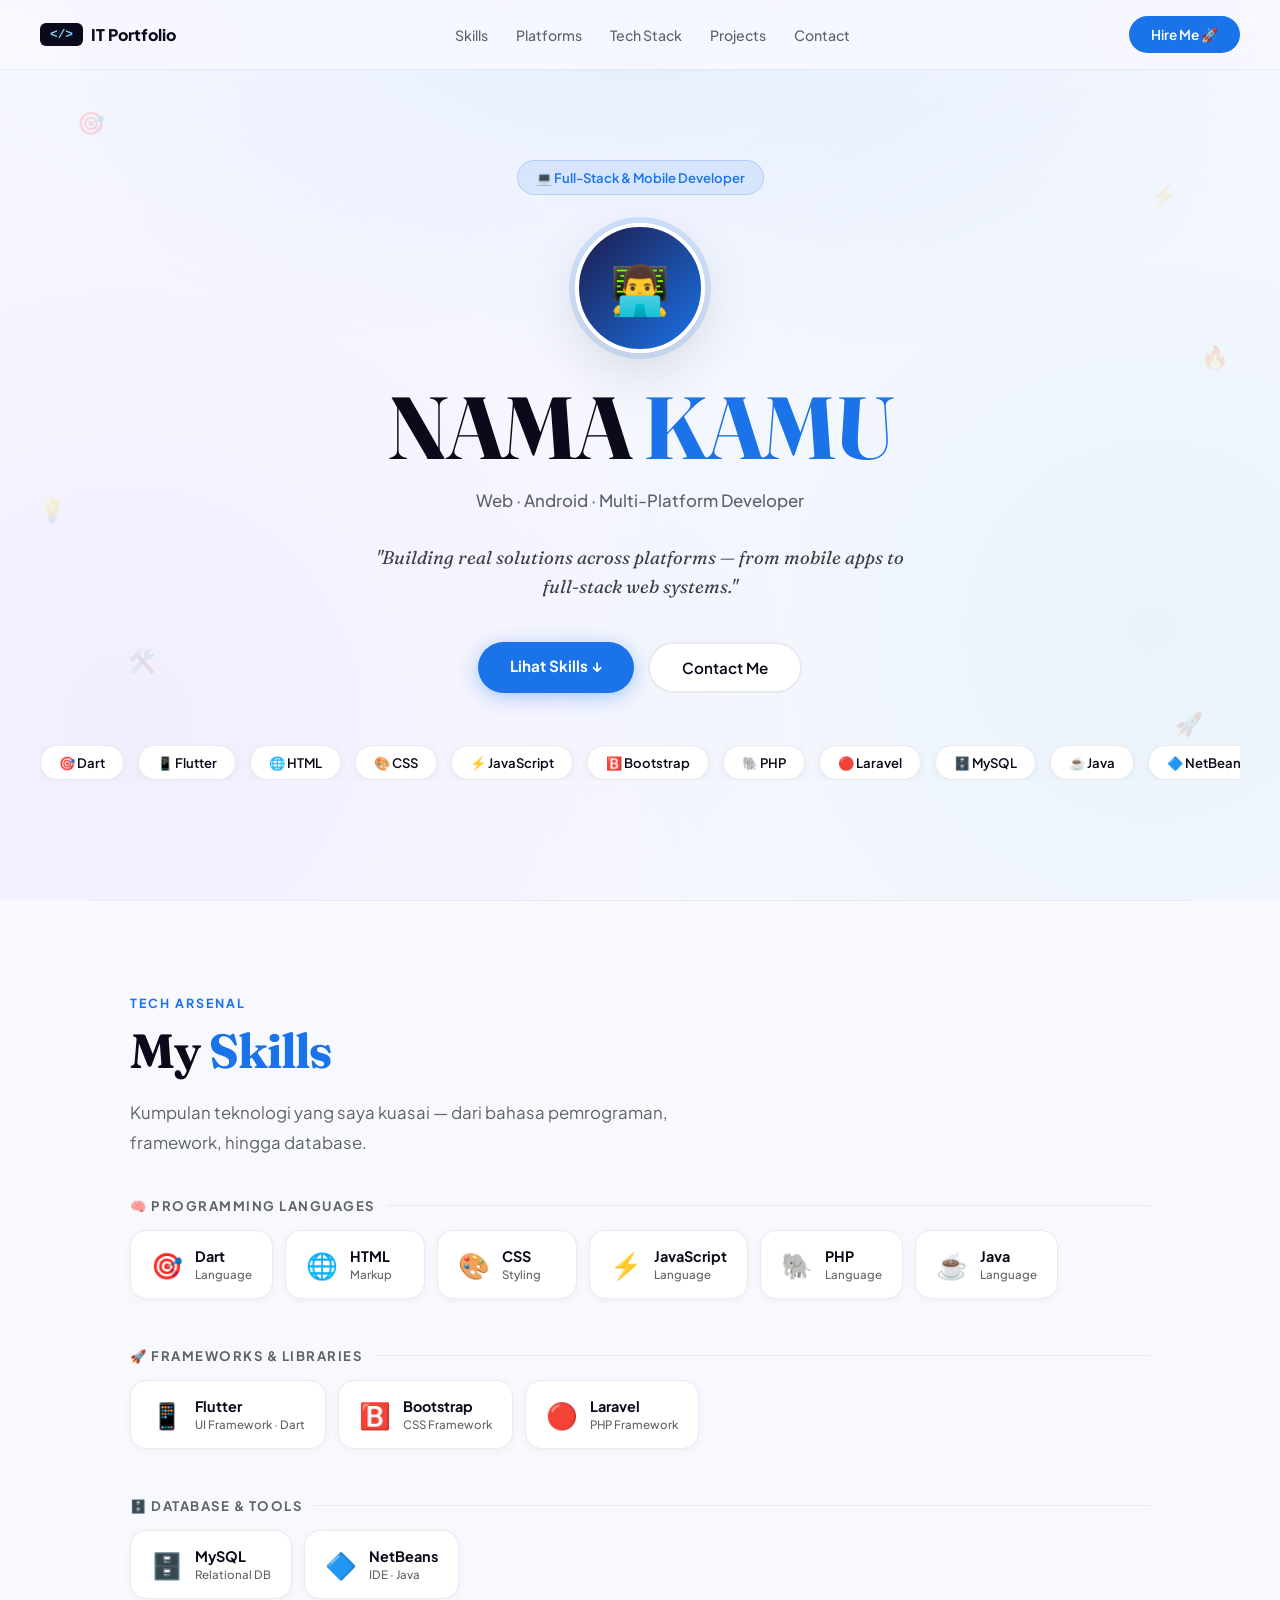
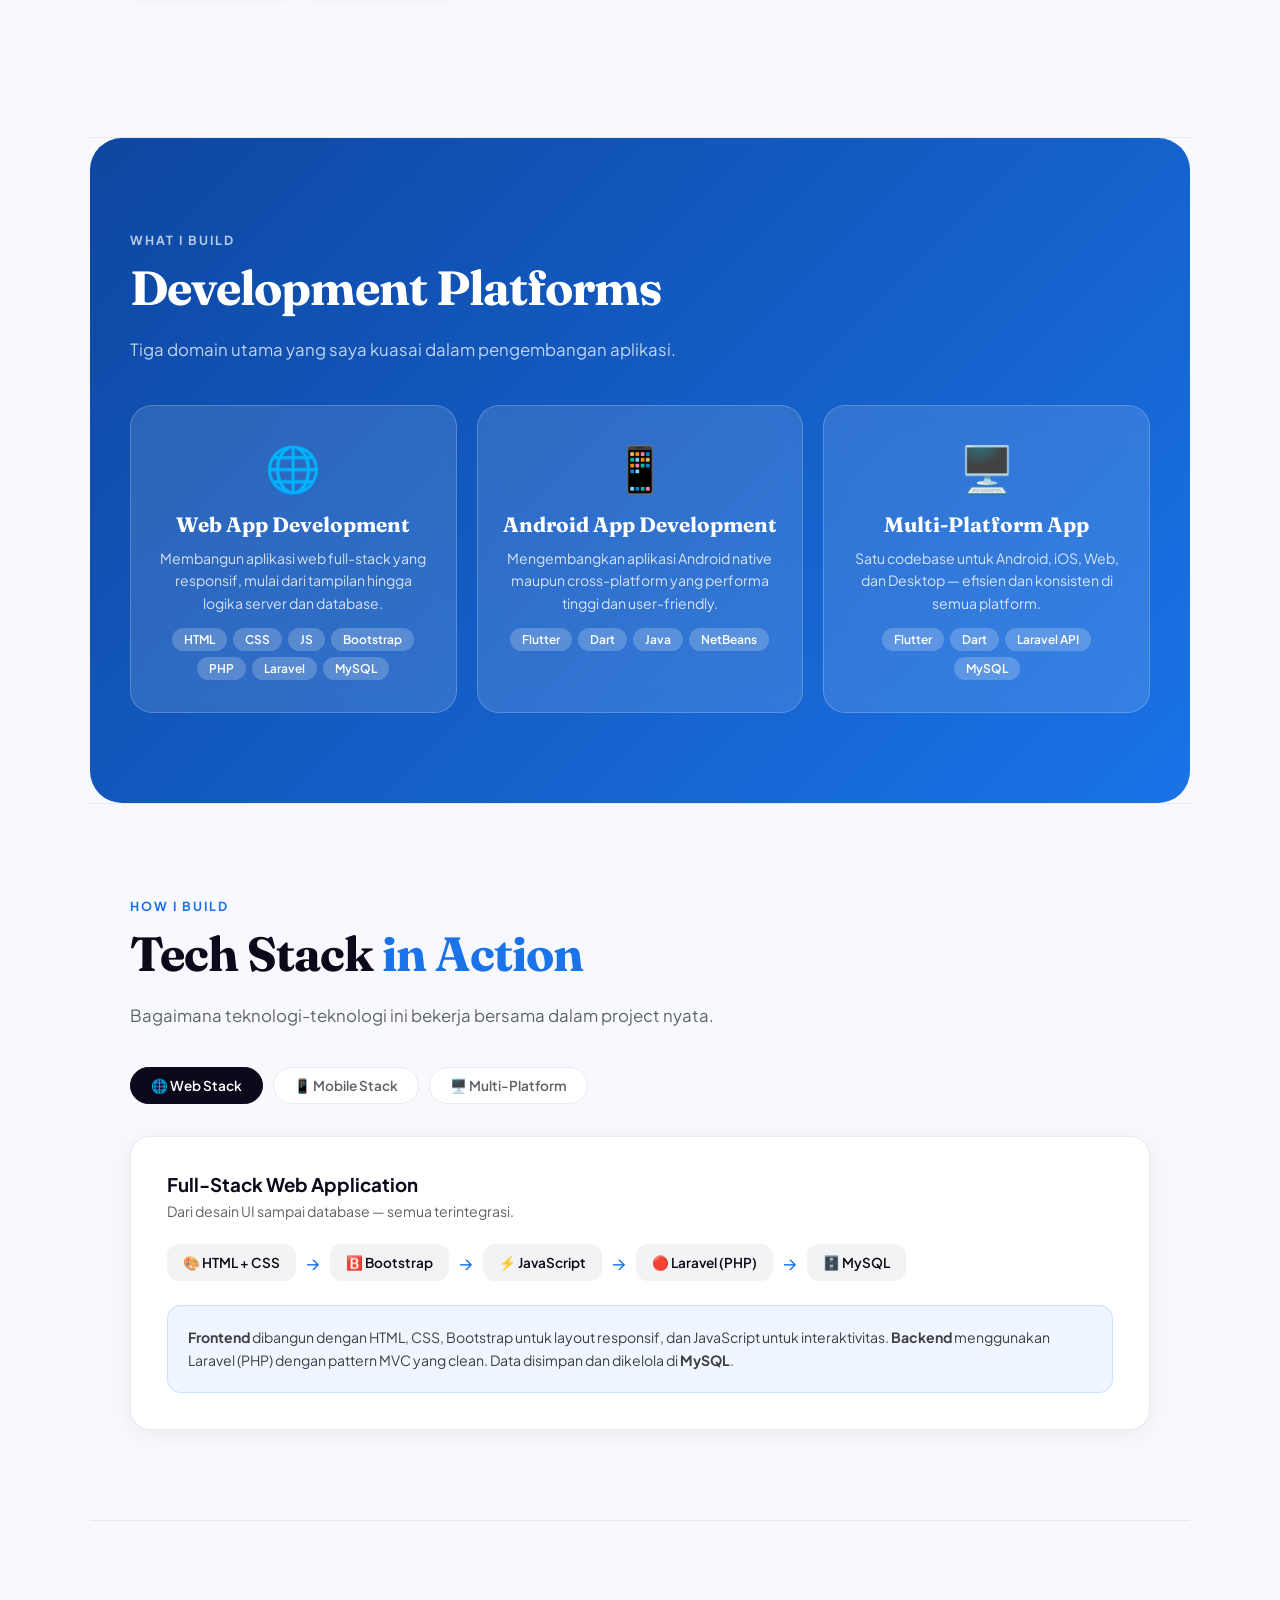
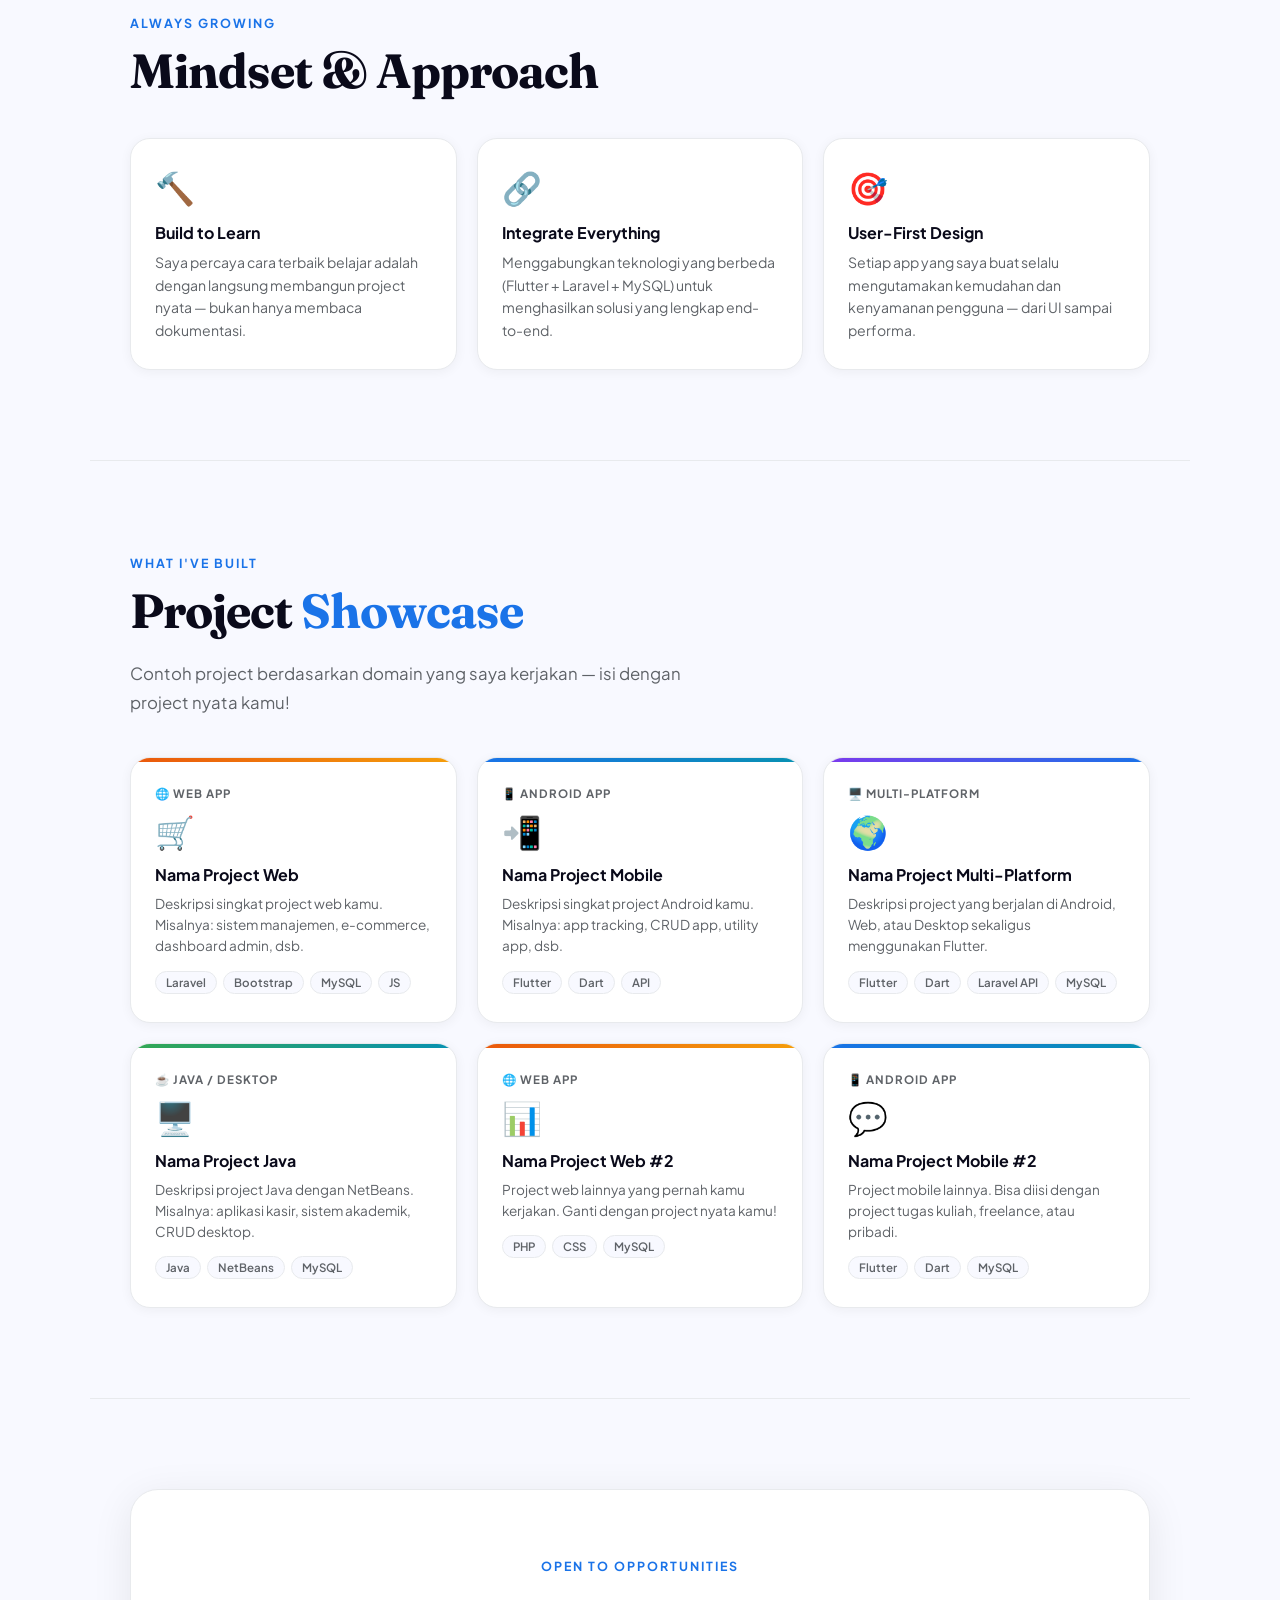
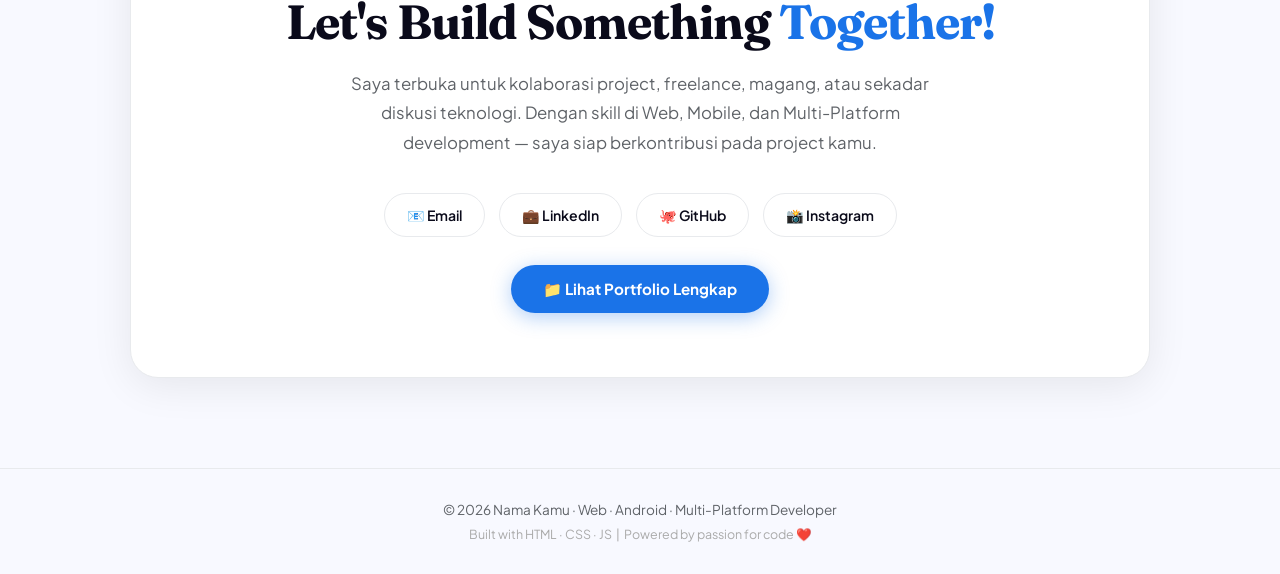
<file: home.html>
<!DOCTYPE html>
<html lang="id">
<head>
<meta charset="UTF-8">
<meta name="viewport" content="width=device-width, initial-scale=1.0">
<title>IT Portfolio - My Skills</title>
<link href="https://fonts.googleapis.com/css2?family=Plus+Jakarta+Sans:wght@300;400;500;600;700;800&family=Fraunces:ital,wght@0,300;0,700;1,300&display=swap" rel="stylesheet">
<style>
  :root {
    --blue: #1a73e8; --blue-dark: #0d47a1;
    --green: #34a853; --yellow: #f59e0b;
    --red: #ea4335; --purple: #7c3aed;
    --cyan: #0891b2; --orange: #ea580c;
    --bg: #f8f9ff; --white: #ffffff;
    --dark: #0a0a1a; --gray: #5f6368;
    --light: #e8eaed; --radius: 20px;
  }
  * { margin: 0; padding: 0; box-sizing: border-box; }
  body { font-family: 'Plus Jakarta Sans', sans-serif; background: var(--bg); color: var(--dark); overflow-x: hidden; }

  /* NAV */
  nav {
    position: fixed; top: 0; width: 100%; z-index: 100;
    padding: 16px 40px;
    display: flex; align-items: center; justify-content: space-between;
    background: rgba(248,249,255,0.88); backdrop-filter: blur(16px);
    border-bottom: 1px solid rgba(26,115,232,0.1);
  }
  .nav-logo { display: flex; align-items: center; gap: 8px; font-weight: 800; font-size: 1rem; }
  .code-badge { background: var(--dark); color: #7dd3fc; padding: 4px 10px; border-radius: 6px; font-size: 0.8rem; font-family: monospace; }
  .nav-links { display: flex; gap: 28px; }
  .nav-links a { text-decoration: none; color: var(--gray); font-size: 0.88rem; font-weight: 500; transition: color 0.2s; }
  .nav-links a:hover { color: var(--blue); }
  .nav-cta { background: var(--blue); color: white; border: none; padding: 10px 22px; border-radius: 100px; font-family: inherit; font-weight: 600; font-size: 0.85rem; cursor: pointer; transition: all 0.2s; text-decoration: none; }
  .nav-cta:hover { background: var(--blue-dark); transform: translateY(-1px); box-shadow: 0 6px 20px rgba(26,115,232,0.3); }

  /* HERO */
  .hero {
    min-height: 100vh; padding: 120px 40px 80px;
    display: flex; flex-direction: column; align-items: center; justify-content: center;
    text-align: center; position: relative; overflow: hidden;
  }
  .hero-bg {
    position: absolute; inset: 0; z-index: 0;
    background: radial-gradient(ellipse 80% 60% at 50% 0%, rgba(26,115,232,0.09) 0%, transparent 70%),
                radial-gradient(circle at 10% 80%, rgba(124,58,237,0.06) 0%, transparent 50%),
                radial-gradient(circle at 90% 70%, rgba(8,145,178,0.06) 0%, transparent 50%);
  }
  .floating-icons { position: absolute; inset: 0; z-index: 0; pointer-events: none; }
  .fi {
    position: absolute; font-size: 1.4rem; opacity: 0.15;
    animation: floatIcon 7s ease-in-out infinite;
  }
  @keyframes floatIcon {
    0%,100% { transform: translateY(0) rotate(-5deg); }
    50% { transform: translateY(-18px) rotate(5deg); }
  }
  .badge {
    display: inline-flex; align-items: center; gap: 8px;
    background: rgba(26,115,232,0.1); border: 1px solid rgba(26,115,232,0.2);
    color: var(--blue); padding: 8px 18px; border-radius: 100px;
    font-size: 0.82rem; font-weight: 600; margin-bottom: 28px;
    animation: fadeDown 0.6s ease both; position: relative; z-index: 1;
  }
  .hero-avatar {
    width: 130px; height: 130px; border-radius: 50%;
    border: 4px solid white;
    box-shadow: 0 0 0 6px rgba(26,115,232,0.15), 0 20px 60px rgba(0,0,0,0.12);
    margin-bottom: 28px; animation: fadeDown 0.5s ease both;
    position: relative; z-index: 1;
    background: linear-gradient(135deg, #1e1b4b, #1a73e8);
    display: flex; align-items: center; justify-content: center;
    font-size: 3rem;
  }
  .hero h1 {
    font-family: 'Fraunces', serif; font-size: clamp(2.8rem, 7vw, 5.5rem);
    font-weight: 700; line-height: 1.05; letter-spacing: -2px;
    animation: fadeDown 0.7s ease both; position: relative; z-index: 1;
  }
  .hero h1 span { color: var(--blue); }
  .hero-sub { font-size: 1.05rem; color: var(--gray); margin: 16px 0 32px; font-weight: 500; animation: fadeDown 0.85s ease both; position: relative; z-index: 1; }
  .hero-quote { max-width: 560px; font-family: 'Fraunces', serif; font-style: italic; font-size: 1.15rem; color: #3c4043; margin-bottom: 40px; line-height: 1.6; animation: fadeDown 1s ease both; position: relative; z-index: 1; }
  .hero-btns { display: flex; gap: 14px; flex-wrap: wrap; justify-content: center; animation: fadeDown 1.1s ease both; position: relative; z-index: 1; }

  /* tech stack pill ticker */
  .ticker-wrap { width: 100%; overflow: hidden; margin-top: 48px; position: relative; z-index: 1; }
  .ticker { display: flex; gap: 14px; animation: ticker 25s linear infinite; width: max-content; }
  .ticker:hover { animation-play-state: paused; }
  @keyframes ticker { from { transform: translateX(0); } to { transform: translateX(-50%); } }
  .tick-item {
    display: flex; align-items: center; gap: 8px;
    background: white; border: 1.5px solid var(--light);
    border-radius: 100px; padding: 8px 18px;
    font-size: 0.82rem; font-weight: 600; white-space: nowrap;
    box-shadow: 0 2px 8px rgba(0,0,0,0.05);
  }

  @keyframes fadeDown { from { opacity: 0; transform: translateY(-20px); } to { opacity: 1; transform: translateY(0); } }
  .btn-primary { background: var(--blue); color: white; padding: 14px 32px; border-radius: 100px; font-weight: 700; font-size: 0.95rem; text-decoration: none; transition: all 0.25s; box-shadow: 0 4px 20px rgba(26,115,232,0.35); }
  .btn-primary:hover { background: var(--blue-dark); transform: translateY(-2px); box-shadow: 0 8px 30px rgba(26,115,232,0.4); }
  .btn-outline { border: 2px solid var(--light); color: var(--dark); padding: 14px 32px; border-radius: 100px; font-weight: 600; font-size: 0.95rem; text-decoration: none; transition: all 0.25s; background: white; }
  .btn-outline:hover { border-color: var(--blue); color: var(--blue); }

  /* SECTIONS */
  section { padding: 90px 40px; max-width: 1100px; margin: 0 auto; }
  .section-label { display: inline-block; font-size: 0.78rem; font-weight: 700; letter-spacing: 2px; text-transform: uppercase; color: var(--blue); margin-bottom: 12px; }
  h2 { font-family: 'Fraunces', serif; font-size: clamp(2rem, 4vw, 3rem); font-weight: 700; letter-spacing: -1px; line-height: 1.15; margin-bottom: 20px; }
  .lead { font-size: 1.05rem; color: var(--gray); line-height: 1.75; max-width: 600px; }
  hr { border: none; border-top: 1px solid var(--light); max-width: 1100px; margin: 0 auto; }

  /* SKILLS SECTION */
  .skill-category { margin-bottom: 48px; }
  .skill-category-title {
    display: flex; align-items: center; gap: 12px;
    font-size: 0.82rem; font-weight: 700; letter-spacing: 1.5px;
    text-transform: uppercase; margin-bottom: 16px;
    color: var(--gray);
  }
  .skill-category-title::after { content: ''; flex: 1; height: 1px; background: var(--light); }
  .skills-row { display: flex; flex-wrap: wrap; gap: 12px; }
  .skill-card {
    background: white; border: 1.5px solid var(--light);
    border-radius: 16px; padding: 16px 20px;
    display: flex; align-items: center; gap: 12px;
    transition: all 0.22s; cursor: default;
    box-shadow: 0 2px 8px rgba(0,0,0,0.04);
    min-width: 140px;
  }
  .skill-card:hover { transform: translateY(-4px); box-shadow: 0 10px 28px rgba(0,0,0,0.1); border-color: transparent; }
  .skill-icon { font-size: 1.6rem; flex-shrink: 0; }
  .skill-info { display: flex; flex-direction: column; }
  .skill-name { font-weight: 700; font-size: 0.9rem; }
  .skill-type { font-size: 0.72rem; color: var(--gray); font-weight: 500; margin-top: 2px; }

  /* colored hover borders per category */
  .cat-language .skill-card:hover { border-color: var(--blue); background: #f0f6ff; }
  .cat-frontend .skill-card:hover { border-color: var(--orange); background: #fff7f0; }
  .cat-backend .skill-card:hover { border-color: var(--purple); background: #f7f0ff; }
  .cat-database .skill-card:hover { border-color: var(--cyan); background: #f0faff; }

  /* PLATFORMS SECTION */
  #platforms { background: linear-gradient(135deg, #0d47a1 0%, #1a73e8 100%); border-radius: 32px; max-width: 1100px; color: white; }
  #platforms h2 { color: white; }
  #platforms .lead { color: rgba(255,255,255,0.75); }
  .platform-grid { display: grid; grid-template-columns: repeat(3, 1fr); gap: 20px; margin-top: 40px; }
  .platform-card {
    background: rgba(255,255,255,0.12); border: 1px solid rgba(255,255,255,0.2);
    border-radius: 22px; padding: 32px 24px; text-align: center;
    backdrop-filter: blur(10px); transition: background 0.2s, transform 0.2s;
  }
  .platform-card:hover { background: rgba(255,255,255,0.2); transform: translateY(-4px); }
  .platform-icon { font-size: 2.8rem; margin-bottom: 16px; }
  .platform-card h3 { font-family: 'Fraunces', serif; font-size: 1.3rem; font-weight: 700; margin-bottom: 10px; }
  .platform-card p { font-size: 0.88rem; color: rgba(255,255,255,0.8); line-height: 1.6; }
  .platform-techs { display: flex; flex-wrap: wrap; gap: 6px; justify-content: center; margin-top: 14px; }
  .pt { background: rgba(255,255,255,0.2); border-radius: 100px; padding: 4px 12px; font-size: 0.75rem; font-weight: 600; }

  /* STACK SECTION */
  .stack-tabs { display: flex; gap: 10px; margin-bottom: 32px; flex-wrap: wrap; }
  .tab-btn { padding: 9px 20px; border-radius: 100px; border: 1.5px solid var(--light); background: white; font-family: inherit; font-size: 0.85rem; font-weight: 600; cursor: pointer; transition: all 0.2s; color: var(--gray); }
  .tab-btn.active { background: var(--dark); color: white; border-color: var(--dark); }
  .stack-content { display: none; }
  .stack-content.active { display: block; }
  .stack-flow { background: white; border-radius: 20px; padding: 36px; border: 1px solid var(--light); box-shadow: 0 4px 24px rgba(0,0,0,0.06); }
  .flow-steps { display: flex; align-items: center; gap: 10px; margin: 24px 0; flex-wrap: wrap; }
  .flow-step { display: flex; align-items: center; gap: 8px; background: #f1f3f4; border-radius: 12px; padding: 10px 16px; font-weight: 600; font-size: 0.85rem; }
  .flow-arrow { color: var(--blue); font-size: 1.2rem; }

  /* LEARNING SECTION (replaces voice) */
  .learning-grid { display: grid; grid-template-columns: repeat(3, 1fr); gap: 20px; margin-top: 40px; }
  .learning-card { background: white; border-radius: 20px; padding: 28px 24px; border: 1px solid var(--light); box-shadow: 0 2px 12px rgba(0,0,0,0.05); transition: transform 0.2s, box-shadow 0.2s; }
  .learning-card:hover { transform: translateY(-4px); box-shadow: 0 10px 28px rgba(0,0,0,0.1); }
  .learning-icon { font-size: 2rem; margin-bottom: 14px; }
  .learning-card h4 { font-weight: 700; margin-bottom: 8px; }
  .learning-card p { font-size: 0.88rem; color: var(--gray); line-height: 1.6; }

  /* PROJECT CARDS (replaces gallery) */
  .project-grid { display: grid; grid-template-columns: repeat(3, 1fr); gap: 20px; margin-top: 40px; }
  .project-card {
    background: white; border-radius: 20px; padding: 28px 24px;
    border: 1px solid var(--light); box-shadow: 0 2px 12px rgba(0,0,0,0.05);
    transition: all 0.22s; position: relative; overflow: hidden;
  }
  .project-card::before { content: ''; position: absolute; top: 0; left: 0; right: 0; height: 4px; }
  .project-card.web::before { background: linear-gradient(90deg, var(--orange), var(--yellow)); }
  .project-card.mobile::before { background: linear-gradient(90deg, var(--blue), var(--cyan)); }
  .project-card.multi::before { background: linear-gradient(90deg, var(--purple), var(--blue)); }
  .project-card.backend::before { background: linear-gradient(90deg, var(--green), var(--cyan)); }
  .project-card:hover { transform: translateY(-4px); box-shadow: 0 12px 32px rgba(0,0,0,0.1); }
  .proj-type { font-size: 0.72rem; font-weight: 700; text-transform: uppercase; letter-spacing: 1px; margin-bottom: 10px; color: var(--gray); }
  .proj-icon { font-size: 2rem; margin-bottom: 12px; }
  .project-card h4 { font-weight: 700; font-size: 1rem; margin-bottom: 8px; }
  .project-card p { font-size: 0.85rem; color: var(--gray); line-height: 1.55; }
  .proj-tags { display: flex; flex-wrap: wrap; gap: 6px; margin-top: 14px; }
  .proj-tag { background: var(--bg); border: 1px solid var(--light); border-radius: 100px; padding: 3px 10px; font-size: 0.72rem; font-weight: 600; color: var(--gray); }

  /* CONNECT */
  .connect-box { background: white; border-radius: 28px; padding: 64px; border: 1px solid var(--light); text-align: center; box-shadow: 0 8px 40px rgba(0,0,0,0.08); }
  .connect-links { display: flex; gap: 14px; justify-content: center; flex-wrap: wrap; margin-top: 36px; }
  .social-btn { display: flex; align-items: center; gap: 8px; padding: 12px 22px; border-radius: 100px; font-weight: 600; font-size: 0.88rem; text-decoration: none; border: 1.5px solid var(--light); color: var(--dark); background: white; transition: all 0.2s; }
  .social-btn:hover { border-color: var(--blue); color: var(--blue); transform: translateY(-2px); box-shadow: 0 6px 20px rgba(0,0,0,0.08); }

  footer { text-align: center; padding: 32px; color: var(--gray); font-size: 0.85rem; border-top: 1px solid var(--light); }

  @media (max-width: 768px) {
    nav { padding: 14px 20px; }
    .nav-links { display: none; }
    section { padding: 60px 20px; }
    .platform-grid, .learning-grid, .project-grid { grid-template-columns: 1fr; }
    .connect-box { padding: 40px 24px; }
    .flow-steps { flex-direction: column; align-items: flex-start; }
  }
</style>
</head>
<body>

<!-- NAV -->
<nav>
  <div class="nav-logo">
    <span class="code-badge">&lt;/&gt;</span>
    IT Portfolio
  </div>
  <div class="nav-links">
    <a href="#skills">Skills</a>
    <a href="#platforms">Platforms</a>
    <a href="#stack">Tech Stack</a>
    <a href="#projects">Projects</a>
    <a href="#contact">Contact</a>
  </div>
  <a href="#contact" class="nav-cta">Hire Me 🚀</a>
</nav>

<!-- HERO -->
<div class="hero">
  <div class="hero-bg"></div>
  <div class="floating-icons">
    <div class="fi" style="top:12%;left:6%;animation-delay:0s">🎯</div>
    <div class="fi" style="top:20%;right:8%;animation-delay:1s">⚡</div>
    <div class="fi" style="bottom:25%;left:10%;animation-delay:2s">🛠️</div>
    <div class="fi" style="bottom:18%;right:6%;animation-delay:0.5s">🚀</div>
    <div class="fi" style="top:55%;left:3%;animation-delay:3s">💡</div>
    <div class="fi" style="top:38%;right:4%;animation-delay:1.5s">🔥</div>
  </div>

  <div class="badge">💻 Full-Stack & Mobile Developer</div>
  <div class="hero-avatar">👨‍💻</div>
  <h1>NAMA <span>KAMU</span></h1>
  <p class="hero-sub">Web · Android · Multi-Platform Developer</p>
  <p class="hero-quote">"Building real solutions across platforms — from mobile apps to full-stack web systems."</p>
  <div class="hero-btns">
    <a href="#skills" class="btn-primary">Lihat Skills ↓</a>
    <a href="#contact" class="btn-outline">Contact Me</a>
  </div>

  <!-- scrolling ticker -->
  <div class="ticker-wrap" style="margin-top:52px">
    <div class="ticker">
      <!-- set 1 -->
      <div class="tick-item">🎯 Dart</div>
      <div class="tick-item">📱 Flutter</div>
      <div class="tick-item">🌐 HTML</div>
      <div class="tick-item">🎨 CSS</div>
      <div class="tick-item">⚡ JavaScript</div>
      <div class="tick-item">🅱️ Bootstrap</div>
      <div class="tick-item">🐘 PHP</div>
      <div class="tick-item">🔴 Laravel</div>
      <div class="tick-item">🗄️ MySQL</div>
      <div class="tick-item">☕ Java</div>
      <div class="tick-item">🔷 NetBeans</div>
      <!-- set 2 (duplicate for infinite loop) -->
      <div class="tick-item">🎯 Dart</div>
      <div class="tick-item">📱 Flutter</div>
      <div class="tick-item">🌐 HTML</div>
      <div class="tick-item">🎨 CSS</div>
      <div class="tick-item">⚡ JavaScript</div>
      <div class="tick-item">🅱️ Bootstrap</div>
      <div class="tick-item">🐘 PHP</div>
      <div class="tick-item">🔴 Laravel</div>
      <div class="tick-item">🗄️ MySQL</div>
      <div class="tick-item">☕ Java</div>
      <div class="tick-item">🔷 NetBeans</div>
    </div>
  </div>
</div>

<hr>

<!-- SKILLS -->
<section id="skills">
  <span class="section-label">Tech Arsenal</span>
  <h2>My <span style="color:var(--blue)">Skills</span></h2>
  <p class="lead">Kumpulan teknologi yang saya kuasai — dari bahasa pemrograman, framework, hingga database.</p>

  <!-- Languages -->
  <div class="skill-category cat-language" style="margin-top:40px">
    <div class="skill-category-title">🧠 Programming Languages</div>
    <div class="skills-row">
      <div class="skill-card">
        <div class="skill-icon">🎯</div>
        <div class="skill-info">
          <span class="skill-name">Dart</span>
          <span class="skill-type">Language</span>
        </div>
      </div>
      <div class="skill-card">
        <div class="skill-icon">🌐</div>
        <div class="skill-info">
          <span class="skill-name">HTML</span>
          <span class="skill-type">Markup</span>
        </div>
      </div>
      <div class="skill-card">
        <div class="skill-icon">🎨</div>
        <div class="skill-info">
          <span class="skill-name">CSS</span>
          <span class="skill-type">Styling</span>
        </div>
      </div>
      <div class="skill-card">
        <div class="skill-icon">⚡</div>
        <div class="skill-info">
          <span class="skill-name">JavaScript</span>
          <span class="skill-type">Language</span>
        </div>
      </div>
      <div class="skill-card">
        <div class="skill-icon">🐘</div>
        <div class="skill-info">
          <span class="skill-name">PHP</span>
          <span class="skill-type">Language</span>
        </div>
      </div>
      <div class="skill-card">
        <div class="skill-icon">☕</div>
        <div class="skill-info">
          <span class="skill-name">Java</span>
          <span class="skill-type">Language</span>
        </div>
      </div>
    </div>
  </div>

  <!-- Frameworks -->
  <div class="skill-category cat-frontend">
    <div class="skill-category-title">🚀 Frameworks & Libraries</div>
    <div class="skills-row">
      <div class="skill-card">
        <div class="skill-icon">📱</div>
        <div class="skill-info">
          <span class="skill-name">Flutter</span>
          <span class="skill-type">UI Framework · Dart</span>
        </div>
      </div>
      <div class="skill-card">
        <div class="skill-icon">🅱️</div>
        <div class="skill-info">
          <span class="skill-name">Bootstrap</span>
          <span class="skill-type">CSS Framework</span>
        </div>
      </div>
      <div class="skill-card">
        <div class="skill-icon">🔴</div>
        <div class="skill-info">
          <span class="skill-name">Laravel</span>
          <span class="skill-type">PHP Framework</span>
        </div>
      </div>
    </div>
  </div>

  <!-- Database & Tools -->
  <div class="skill-category cat-database">
    <div class="skill-category-title">🗄️ Database & Tools</div>
    <div class="skills-row">
      <div class="skill-card">
        <div class="skill-icon">🗄️</div>
        <div class="skill-info">
          <span class="skill-name">MySQL</span>
          <span class="skill-type">Relational DB</span>
        </div>
      </div>
      <div class="skill-card">
        <div class="skill-icon">🔷</div>
        <div class="skill-info">
          <span class="skill-name">NetBeans</span>
          <span class="skill-type">IDE · Java</span>
        </div>
      </div>
    </div>
  </div>
</section>

<hr>

<!-- PLATFORMS -->
<section id="platforms">
  <span class="section-label" style="color:rgba(255,255,255,0.7)">What I Build</span>
  <h2>Development Platforms</h2>
  <p class="lead">Tiga domain utama yang saya kuasai dalam pengembangan aplikasi.</p>
  <div class="platform-grid">
    <div class="platform-card">
      <div class="platform-icon">🌐</div>
      <h3>Web App Development</h3>
      <p>Membangun aplikasi web full-stack yang responsif, mulai dari tampilan hingga logika server dan database.</p>
      <div class="platform-techs">
        <span class="pt">HTML</span>
        <span class="pt">CSS</span>
        <span class="pt">JS</span>
        <span class="pt">Bootstrap</span>
        <span class="pt">PHP</span>
        <span class="pt">Laravel</span>
        <span class="pt">MySQL</span>
      </div>
    </div>
    <div class="platform-card">
      <div class="platform-icon">📱</div>
      <h3>Android App Development</h3>
      <p>Mengembangkan aplikasi Android native maupun cross-platform yang performa tinggi dan user-friendly.</p>
      <div class="platform-techs">
        <span class="pt">Flutter</span>
        <span class="pt">Dart</span>
        <span class="pt">Java</span>
        <span class="pt">NetBeans</span>
      </div>
    </div>
    <div class="platform-card">
      <div class="platform-icon">🖥️</div>
      <h3>Multi-Platform App</h3>
      <p>Satu codebase untuk Android, iOS, Web, dan Desktop — efisien dan konsisten di semua platform.</p>
      <div class="platform-techs">
        <span class="pt">Flutter</span>
        <span class="pt">Dart</span>
        <span class="pt">Laravel API</span>
        <span class="pt">MySQL</span>
      </div>
    </div>
  </div>
</section>

<hr>

<!-- TECH STACK -->
<section id="stack">
  <span class="section-label">How I Build</span>
  <h2>Tech Stack <span style="color:var(--blue)">in Action</span></h2>
  <p class="lead">Bagaimana teknologi-teknologi ini bekerja bersama dalam project nyata.</p>

  <div class="stack-tabs" style="margin-top:36px">
    <button class="tab-btn active" onclick="switchTab('web')">🌐 Web Stack</button>
    <button class="tab-btn" onclick="switchTab('mobile')">📱 Mobile Stack</button>
    <button class="tab-btn" onclick="switchTab('multi')">🖥️ Multi-Platform</button>
  </div>

  <div id="tab-web" class="stack-content active">
    <div class="stack-flow">
      <h3 style="font-weight:700;margin-bottom:6px">Full-Stack Web Application</h3>
      <p style="color:var(--gray);font-size:0.88rem;margin-bottom:24px">Dari desain UI sampai database — semua terintegrasi.</p>
      <div class="flow-steps">
        <div class="flow-step">🎨 HTML + CSS</div>
        <div class="flow-arrow">→</div>
        <div class="flow-step">🅱️ Bootstrap</div>
        <div class="flow-arrow">→</div>
        <div class="flow-step">⚡ JavaScript</div>
        <div class="flow-arrow">→</div>
        <div class="flow-step">🔴 Laravel (PHP)</div>
        <div class="flow-arrow">→</div>
        <div class="flow-step">🗄️ MySQL</div>
      </div>
      <div style="background:#f0f6ff;border-radius:14px;padding:20px;border:1px solid rgba(26,115,232,0.15);font-size:0.88rem;line-height:1.65;color:#3c4043">
        <strong>Frontend</strong> dibangun dengan HTML, CSS, Bootstrap untuk layout responsif, dan JavaScript untuk interaktivitas. <strong>Backend</strong> menggunakan Laravel (PHP) dengan pattern MVC yang clean. Data disimpan dan dikelola di <strong>MySQL</strong>.
      </div>
    </div>
  </div>

  <div id="tab-mobile" class="stack-content">
    <div class="stack-flow">
      <h3 style="font-weight:700;margin-bottom:6px">Android App Development</h3>
      <p style="color:var(--gray);font-size:0.88rem;margin-bottom:24px">Native dan cross-platform untuk perangkat Android.</p>
      <div class="flow-steps">
        <div class="flow-step">🎯 Dart</div>
        <div class="flow-arrow">→</div>
        <div class="flow-step">📱 Flutter Widget</div>
        <div class="flow-arrow">→</div>
        <div class="flow-step">🔌 API / HTTP</div>
        <div class="flow-arrow">→</div>
        <div class="flow-step">🗄️ MySQL (Backend)</div>
      </div>
      <div style="background:#f0f6ff;border-radius:14px;padding:20px;border:1px solid rgba(26,115,232,0.15);font-size:0.88rem;line-height:1.65;color:#3c4043">
        Flutter menggunakan <strong>Dart</strong> sebagai bahasa utama dengan sistem widget yang fleksibel. Untuk kebutuhan data, app berkomunikasi ke backend Laravel melalui <strong>REST API</strong> dan MySQL sebagai penyimpanan.
      </div>
    </div>
  </div>

  <div id="tab-multi" class="stack-content">
    <div class="stack-flow">
      <h3 style="font-weight:700;margin-bottom:6px">Multi-Platform App (One Codebase)</h3>
      <p style="color:var(--gray);font-size:0.88rem;margin-bottom:24px">Android · iOS · Web · Desktop dari satu project Flutter.</p>
      <div class="flow-steps">
        <div class="flow-step">🎯 Dart + Flutter</div>
        <div class="flow-arrow">→</div>
        <div class="flow-step">📱 Android</div>
        <div class="flow-arrow">+</div>
        <div class="flow-step">🌐 Web</div>
        <div class="flow-arrow">+</div>
        <div class="flow-step">🖥️ Desktop</div>
      </div>
      <div style="background:#f5f0ff;border-radius:14px;padding:20px;border:1px solid rgba(124,58,237,0.15);font-size:0.88rem;line-height:1.65;color:#3c4043">
        Flutter memungkinkan satu codebase di-compile ke <strong>Android, iOS, Web, dan Desktop</strong> sekaligus. Dikombinasikan dengan backend Laravel + MySQL, menghasilkan ekosistem aplikasi yang efisien dan scalable.
      </div>
    </div>
  </div>
</section>

<hr>

<!-- LEARNING & GROWTH -->
<section id="growth">
  <span class="section-label">Always Growing</span>
  <h2>Mindset & Approach</h2>
  <div class="learning-grid">
    <div class="learning-card">
      <div class="learning-icon">🔨</div>
      <h4>Build to Learn</h4>
      <p>Saya percaya cara terbaik belajar adalah dengan langsung membangun project nyata — bukan hanya membaca dokumentasi.</p>
    </div>
    <div class="learning-card">
      <div class="learning-icon">🔗</div>
      <h4>Integrate Everything</h4>
      <p>Menggabungkan teknologi yang berbeda (Flutter + Laravel + MySQL) untuk menghasilkan solusi yang lengkap end-to-end.</p>
    </div>
    <div class="learning-card">
      <div class="learning-icon">🎯</div>
      <h4>User-First Design</h4>
      <p>Setiap app yang saya buat selalu mengutamakan kemudahan dan kenyamanan pengguna — dari UI sampai performa.</p>
    </div>
  </div>
</section>

<hr>

<!-- PROJECTS -->
<section id="projects">
  <span class="section-label">What I've Built</span>
  <h2>Project <span style="color:var(--blue)">Showcase</span></h2>
  <p class="lead">Contoh project berdasarkan domain yang saya kerjakan — isi dengan project nyata kamu!</p>
  <div class="project-grid">
    <div class="project-card web">
      <div class="proj-type">🌐 Web App</div>
      <div class="proj-icon">🛒</div>
      <h4>Nama Project Web</h4>
      <p>Deskripsi singkat project web kamu. Misalnya: sistem manajemen, e-commerce, dashboard admin, dsb.</p>
      <div class="proj-tags">
        <span class="proj-tag">Laravel</span>
        <span class="proj-tag">Bootstrap</span>
        <span class="proj-tag">MySQL</span>
        <span class="proj-tag">JS</span>
      </div>
    </div>
    <div class="project-card mobile">
      <div class="proj-type">📱 Android App</div>
      <div class="proj-icon">📲</div>
      <h4>Nama Project Mobile</h4>
      <p>Deskripsi singkat project Android kamu. Misalnya: app tracking, CRUD app, utility app, dsb.</p>
      <div class="proj-tags">
        <span class="proj-tag">Flutter</span>
        <span class="proj-tag">Dart</span>
        <span class="proj-tag">API</span>
      </div>
    </div>
    <div class="project-card multi">
      <div class="proj-type">🖥️ Multi-Platform</div>
      <div class="proj-icon">🌍</div>
      <h4>Nama Project Multi-Platform</h4>
      <p>Deskripsi project yang berjalan di Android, Web, atau Desktop sekaligus menggunakan Flutter.</p>
      <div class="proj-tags">
        <span class="proj-tag">Flutter</span>
        <span class="proj-tag">Dart</span>
        <span class="proj-tag">Laravel API</span>
        <span class="proj-tag">MySQL</span>
      </div>
    </div>
    <div class="project-card backend">
      <div class="proj-type">☕ Java / Desktop</div>
      <div class="proj-icon">🖥️</div>
      <h4>Nama Project Java</h4>
      <p>Deskripsi project Java dengan NetBeans. Misalnya: aplikasi kasir, sistem akademik, CRUD desktop.</p>
      <div class="proj-tags">
        <span class="proj-tag">Java</span>
        <span class="proj-tag">NetBeans</span>
        <span class="proj-tag">MySQL</span>
      </div>
    </div>
    <div class="project-card web">
      <div class="proj-type">🌐 Web App</div>
      <div class="proj-icon">📊</div>
      <h4>Nama Project Web #2</h4>
      <p>Project web lainnya yang pernah kamu kerjakan. Ganti dengan project nyata kamu!</p>
      <div class="proj-tags">
        <span class="proj-tag">PHP</span>
        <span class="proj-tag">CSS</span>
        <span class="proj-tag">MySQL</span>
      </div>
    </div>
    <div class="project-card mobile">
      <div class="proj-type">📱 Android App</div>
      <div class="proj-icon">💬</div>
      <h4>Nama Project Mobile #2</h4>
      <p>Project mobile lainnya. Bisa diisi dengan project tugas kuliah, freelance, atau pribadi.</p>
      <div class="proj-tags">
        <span class="proj-tag">Flutter</span>
        <span class="proj-tag">Dart</span>
        <span class="proj-tag">MySQL</span>
      </div>
    </div>
  </div>
</section>

<hr>

<!-- CONNECT -->
<section id="contact">
  <div class="connect-box">
    <span class="section-label">Open to Opportunities</span>
    <h2 style="margin-top:8px">Let's Build Something <span style="color:var(--blue)">Together!</span></h2>
    <p class="lead" style="margin: 0 auto; text-align:center">
      Saya terbuka untuk kolaborasi project, freelance, magang, atau sekadar diskusi teknologi. Dengan skill di Web, Mobile, dan Multi-Platform development — saya siap berkontribusi pada project kamu.
    </p>
    <div class="connect-links">
      <a href="mailto:email@gmail.com" class="social-btn">📧 Email</a>
      <a href="https://linkedin.com/in/username" class="social-btn" target="_blank">💼 LinkedIn</a>
      <a href="https://github.com/username" class="social-btn" target="_blank">🐙 GitHub</a>
      <a href="https://instagram.com/username" class="social-btn" target="_blank">📸 Instagram</a>
    </div>
    <div style="margin-top:28px">
      <a href="#" class="btn-primary" style="display:inline-block">📁 Lihat Portfolio Lengkap</a>
    </div>
  </div>
</section>

<footer>
  <div>© 2026 Nama Kamu · Web · Android · Multi-Platform Developer</div>
  <div style="margin-top:8px;font-size:0.78rem;color:#aaa">Built with HTML · CSS · JS &nbsp;|&nbsp; Powered by passion for code ❤️</div>
</footer>

<script>
  function switchTab(tab) {
    document.querySelectorAll('.stack-content').forEach(el => el.classList.remove('active'));
    document.querySelectorAll('.tab-btn').forEach(el => el.classList.remove('active'));
    document.getElementById('tab-' + tab).classList.add('active');
    event.target.classList.add('active');
  }

  document.querySelectorAll('a[href^="#"]').forEach(a => {
    a.addEventListener('click', e => {
      const target = document.querySelector(a.getAttribute('href'));
      if (target) { e.preventDefault(); target.scrollIntoView({ behavior: 'smooth' }); }
    });
  });

  const observer = new IntersectionObserver(entries => {
    entries.forEach(entry => {
      if (entry.isIntersecting) {
        entry.target.style.opacity = '1';
        entry.target.style.transform = 'translateY(0)';
      }
    });
  }, { threshold: 0.1 });

  document.querySelectorAll('section, .skill-card, .platform-card, .learning-card, .project-card').forEach(el => {
    el.style.opacity = '0';
    el.style.transform = 'translateY(28px)';
    el.style.transition = 'opacity 0.55s ease, transform 0.55s ease';
    observer.observe(el);
  });
</script>
</body>
</html>
</file>
